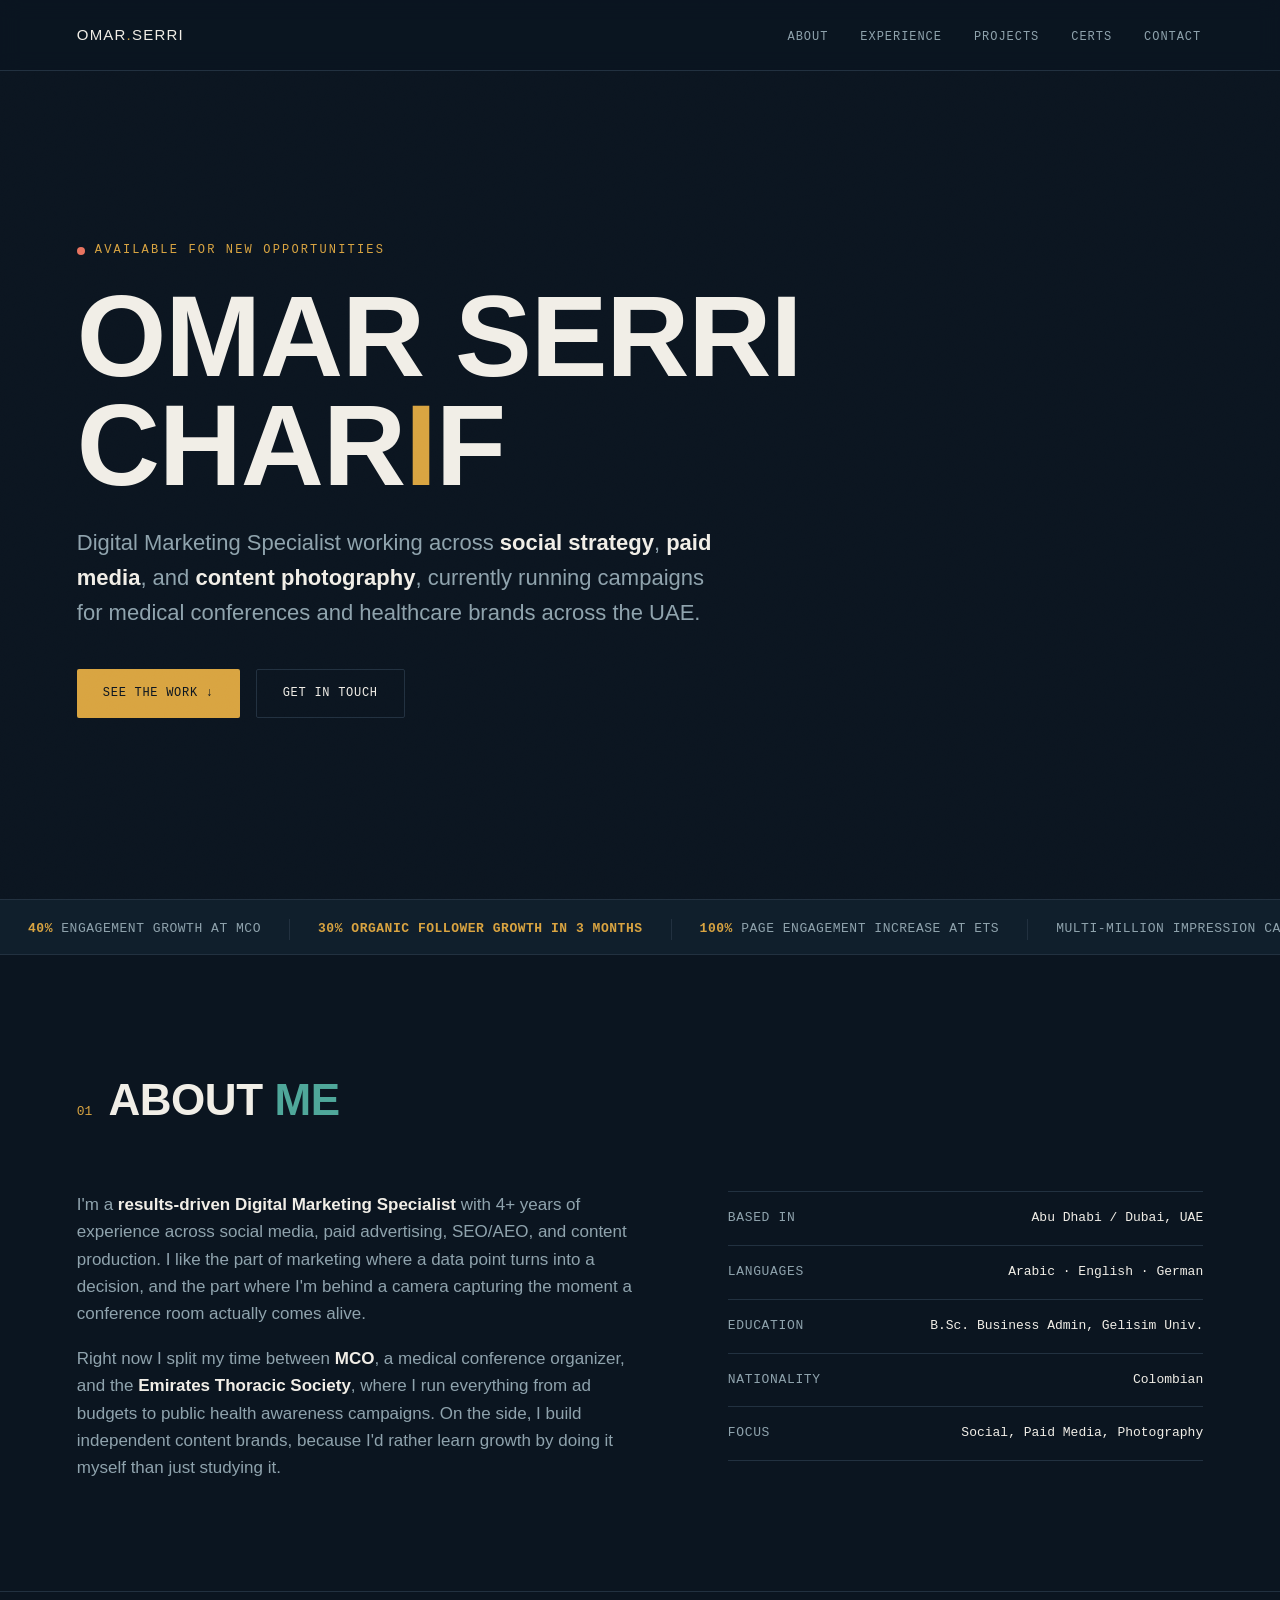
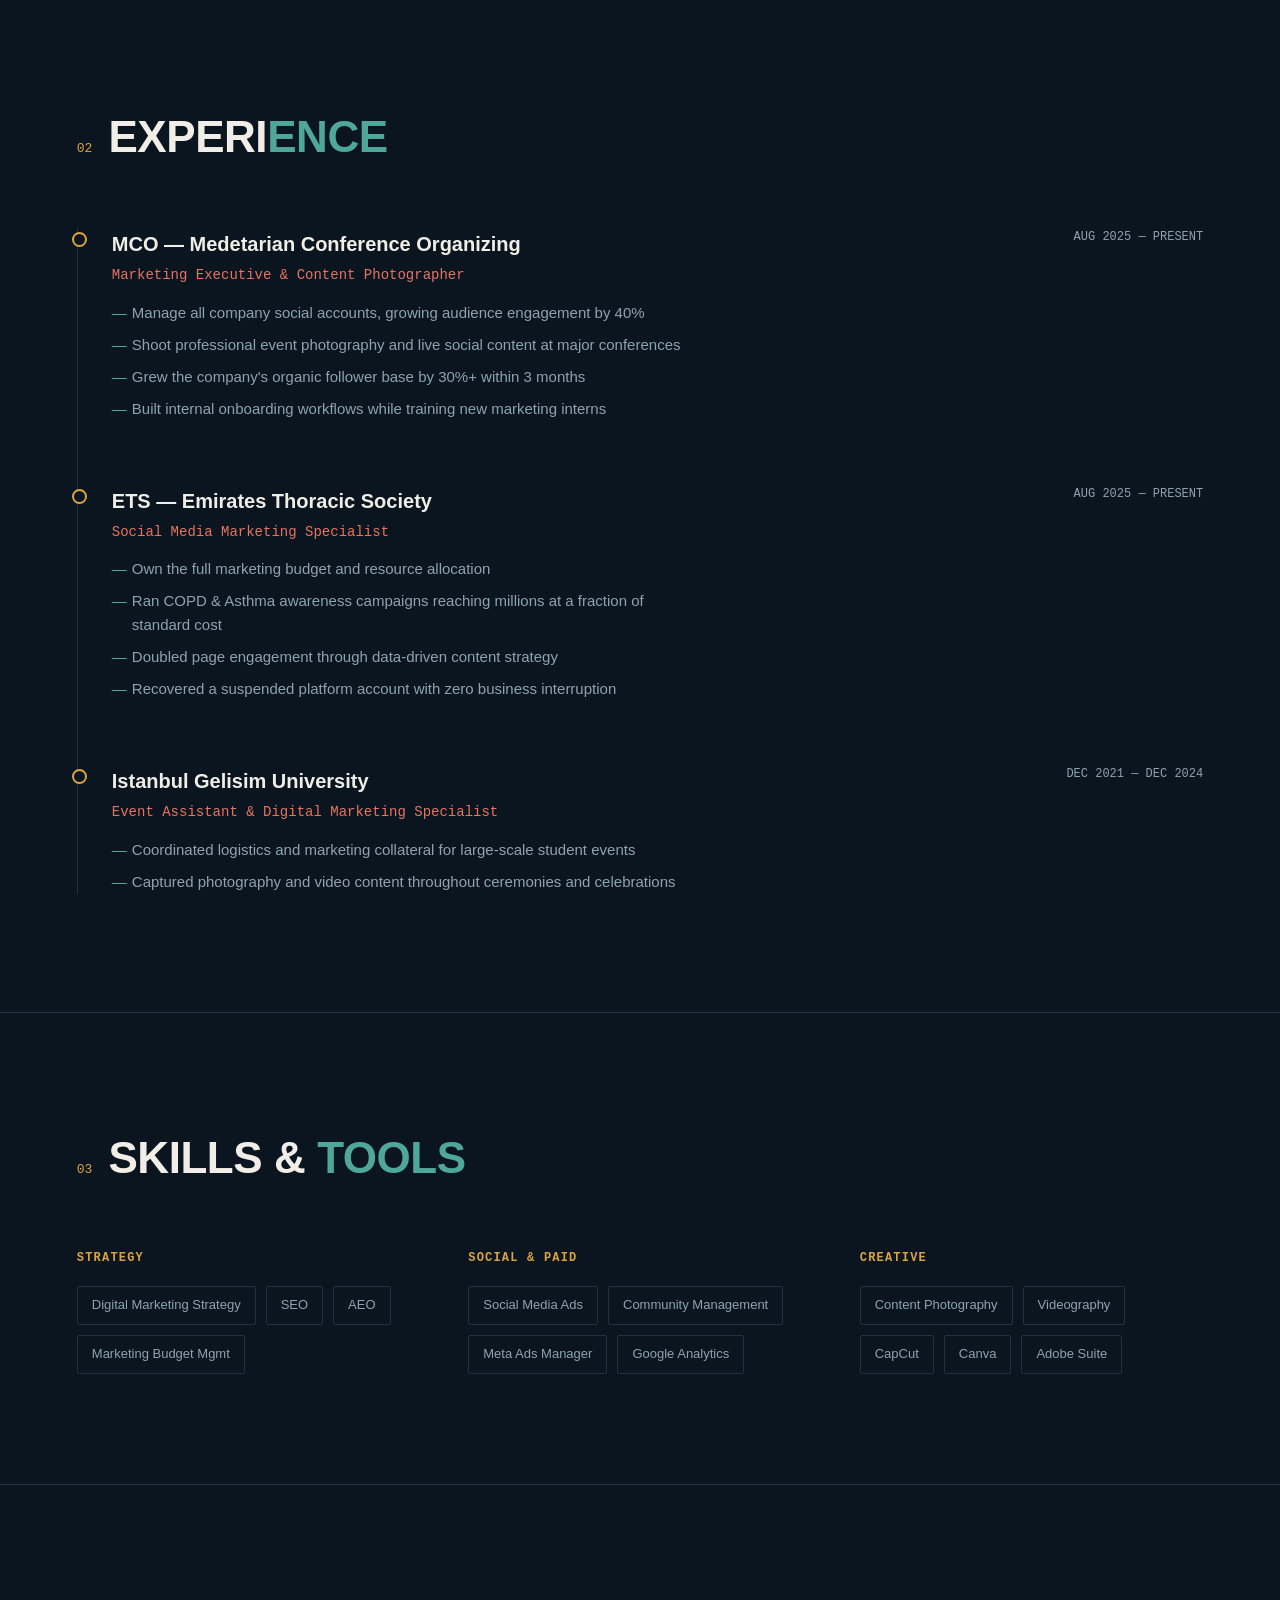
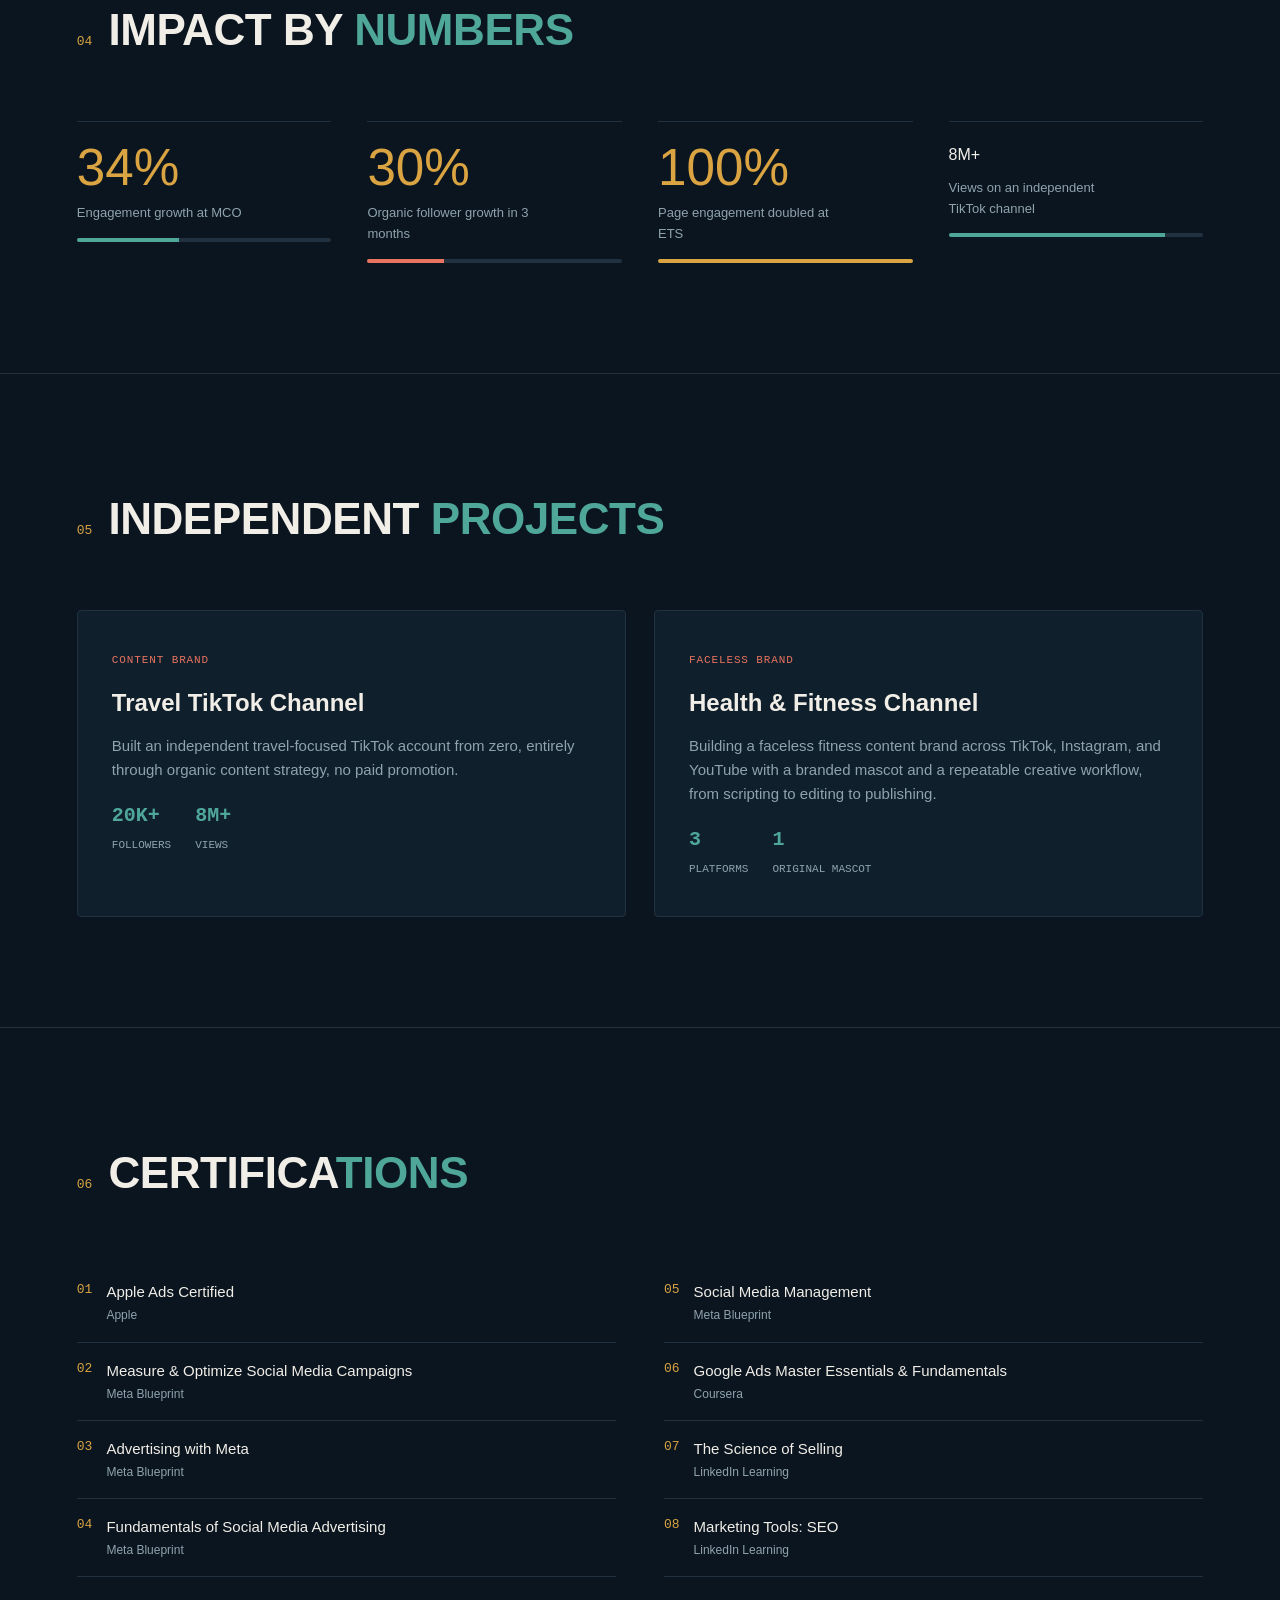
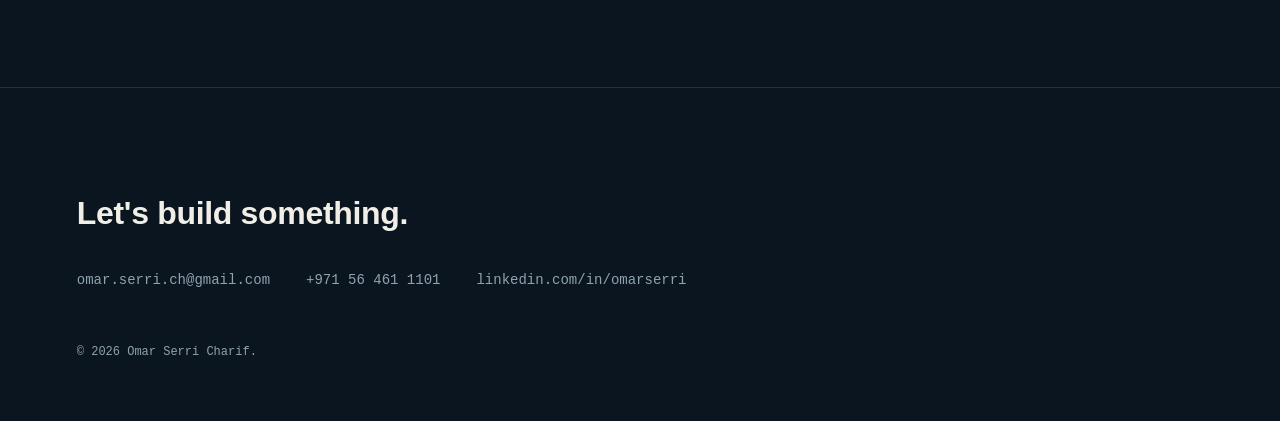
<file: index.html>
<!DOCTYPE html>
<html lang="en">
<head>
<meta charset="UTF-8">
<meta name="viewport" content="width=device-width, initial-scale=1.0">
<title>Omar Serri Charif — Digital Marketing Specialist</title>
<style>
  @font-face {
    font-family: 'system-display';
    src: local('Arial Black');
  }

  :root{
    --bg: #0B1520;
    --bg-panel: #101F2C;
    --bg-panel-2: #142534;
    --line: #223140;
    --text: #F1EEE7;
    --text-dim: #8FA3AD;
    --gold: #D9A441;
    --coral: #E8735F;
    --teal: #4FA79A;
  }

  *{ margin:0; padding:0; box-sizing:border-box; }

  html{ scroll-behavior:smooth; }

  @media (prefers-reduced-motion: reduce){
    html{ scroll-behavior:auto; }
    *{ animation-duration:0.001ms !important; animation-iteration-count:1 !important; transition-duration:0.001ms !important; }
  }

  body{
    background:var(--bg);
    color:var(--text);
    font-family:'Inter', -apple-system, BlinkMacSystemFont, 'Segoe UI', sans-serif;
    line-height:1.6;
    overflow-x:hidden;
  }

  .display{
    font-family:'Archivo Black','Arial Black',sans-serif;
    letter-spacing:-0.01em;
  }

  .mono{
    font-family:'IBM Plex Mono','Courier New',monospace;
  }

  a{ color:inherit; }

  ::selection{ background:var(--gold); color:var(--bg); }

  /* ---------- grain overlay ---------- */
  .grain{
    position:fixed; inset:0; pointer-events:none; z-index:1;
    opacity:0.035; mix-blend-mode:overlay;
    background-image:url("data:image/svg+xml,%3Csvg xmlns='http://www.w3.org/2000/svg' width='120' height='120'%3E%3Cfilter id='n'%3E%3CfeTurbulence type='fractalNoise' baseFrequency='0.9' numOctaves='2' stitchTiles='stitch'/%3E%3C/filter%3E%3Crect width='100%25' height='100%25' filter='url(%23n)'/%3E%3C/svg%3E");
  }

  /* ---------- nav ---------- */
  nav{
    position:fixed; top:0; left:0; right:0; z-index:100;
    display:flex; justify-content:space-between; align-items:center;
    padding:22px 6vw;
    background:rgba(11,21,32,0.72);
    backdrop-filter:blur(10px);
    border-bottom:1px solid var(--line);
  }
  nav .logo{ font-size:15px; letter-spacing:0.08em; }
  nav .logo span{ color:var(--gold); }
  nav ul{
    list-style:none; display:flex; gap:28px;
  }
  nav ul a{
    text-decoration:none; font-size:12px; letter-spacing:0.08em; text-transform:uppercase;
    color:var(--text-dim); font-family:'IBM Plex Mono',monospace;
    transition:color .2s ease;
    padding:4px 2px;
  }
  nav ul a:hover, nav ul a:focus-visible{ color:var(--gold); }
  nav ul a:focus-visible{ outline:1px solid var(--gold); outline-offset:4px; }
  .nav-toggle{ display:none; }

  @media (max-width:720px){
    nav ul{ gap:16px; }
    nav ul li:nth-child(4){ display:none; }
  }
  @media (max-width:560px){
    nav ul li:nth-child(3){ display:none; }
  }

  /* ---------- hero ---------- */
  header.hero{
    min-height:100vh;
    display:flex; flex-direction:column; justify-content:center;
    padding:120px 6vw 60px;
    position:relative;
    border-bottom:1px solid var(--line);
  }

  .eyebrow{
    font-family:'IBM Plex Mono',monospace;
    font-size:12px; letter-spacing:0.18em; text-transform:uppercase;
    color:var(--gold); margin-bottom:22px;
    display:flex; align-items:center; gap:10px;
  }
  .eyebrow::before{
    content:''; width:8px; height:8px; border-radius:50%;
    background:var(--coral);
    box-shadow:0 0 0 0 rgba(232,115,95,0.6);
    animation:pulse 2s infinite;
  }
  @keyframes pulse{
    0%{ box-shadow:0 0 0 0 rgba(232,115,95,0.5); }
    70%{ box-shadow:0 0 0 8px rgba(232,115,95,0); }
    100%{ box-shadow:0 0 0 0 rgba(232,115,95,0); }
  }

  h1.name{
    font-size:clamp(44px, 9vw, 118px);
    line-height:0.94;
    text-transform:uppercase;
  }
  h1.name .accent{ color:var(--gold); }

  .role-line{
    margin-top:26px;
    font-size:clamp(16px, 2.4vw, 22px);
    color:var(--text-dim);
    max-width:640px;
    font-weight:400;
  }
  .role-line strong{ color:var(--text); font-weight:600; }

  .hero-cta{
    margin-top:38px; display:flex; gap:16px; flex-wrap:wrap;
  }
  .btn{
    font-family:'IBM Plex Mono',monospace;
    font-size:12px; letter-spacing:0.06em; text-transform:uppercase;
    padding:14px 26px; border-radius:2px; text-decoration:none;
    display:inline-flex; align-items:center; gap:8px;
    transition:transform .2s ease, background .2s ease, color .2s ease;
  }
  .btn-solid{ background:var(--gold); color:var(--bg); }
  .btn-solid:hover{ transform:translateY(-2px); background:#ECB65B; }
  .btn-ghost{ border:1px solid var(--line); color:var(--text); }
  .btn-ghost:hover{ border-color:var(--gold); color:var(--gold); transform:translateY(-2px); }

  /* ---------- ticker ---------- */
  .ticker-wrap{
    border-bottom:1px solid var(--line);
    background:var(--bg-panel);
    overflow:hidden;
    white-space:nowrap;
    padding:14px 0;
  }
  .ticker{
    display:inline-flex;
    animation:scroll 32s linear infinite;
  }
  @media (prefers-reduced-motion: reduce){ .ticker{ animation:none; } }
  .ticker span{
    font-family:'IBM Plex Mono',monospace;
    font-size:13px; letter-spacing:0.04em;
    padding:0 28px;
    color:var(--text-dim);
    border-right:1px solid var(--line);
  }
  .ticker span b{ color:var(--gold); font-weight:600; }
  @keyframes scroll{
    0%{ transform:translateX(0); }
    100%{ transform:translateX(-50%); }
  }

  /* ---------- sections ---------- */
  section{
    padding:110px 6vw;
    border-bottom:1px solid var(--line);
    position:relative;
  }

  .section-head{
    display:flex; align-items:baseline; gap:16px; margin-bottom:56px;
    flex-wrap:wrap;
  }
  .section-num{
    font-family:'IBM Plex Mono',monospace;
    color:var(--gold); font-size:13px;
  }
  .section-title{
    font-size:clamp(28px,4vw,44px);
    text-transform:uppercase;
  }
  .section-title .accent{ color:var(--teal); }

  /* about */
  .about-grid{
    display:grid; grid-template-columns:1.1fr 0.9fr; gap:70px;
    align-items:start;
  }
  @media (max-width:860px){ .about-grid{ grid-template-columns:1fr; } }
  .about-grid p{ color:var(--text-dim); font-size:17px; max-width:60ch; }
  .about-grid p + p{ margin-top:18px; }
  .about-grid p strong{ color:var(--text); }

  .fact-list{ border-top:1px solid var(--line); }
  .fact{
    display:flex; justify-content:space-between; gap:20px;
    padding:16px 0; border-bottom:1px solid var(--line);
    font-family:'IBM Plex Mono',monospace; font-size:13px;
  }
  .fact span:first-child{ color:var(--text-dim); text-transform:uppercase; letter-spacing:0.05em; }
  .fact span:last-child{ color:var(--text); text-align:right; }

  /* timeline */
  .timeline{ border-left:1px solid var(--line); padding-left:34px; }
  .job{ position:relative; padding-bottom:56px; }
  .job:last-child{ padding-bottom:0; }
  .job::before{
    content:''; position:absolute; left:-40px; top:4px;
    width:11px; height:11px; border-radius:50%;
    background:var(--bg); border:2px solid var(--gold);
  }
  .job-head{
    display:flex; justify-content:space-between; gap:20px; flex-wrap:wrap;
    margin-bottom:10px;
  }
  .job-co{ font-size:20px; font-weight:700; }
  .job-role{ color:var(--coral); font-size:14px; font-family:'IBM Plex Mono',monospace; margin-top:4px;}
  .job-date{
    font-family:'IBM Plex Mono',monospace; font-size:12px; color:var(--text-dim);
    white-space:nowrap;
  }
  .job ul{ list-style:none; margin-top:14px; }
  .job li{
    color:var(--text-dim); font-size:15px; position:relative; padding-left:20px;
    margin-bottom:8px; max-width:70ch;
  }
  .job li::before{
    content:'—'; position:absolute; left:0; color:var(--teal);
  }

  /* skills */
  .skills-cols{ display:grid; grid-template-columns:repeat(3,1fr); gap:48px; }
  @media (max-width:860px){ .skills-cols{ grid-template-columns:1fr; gap:36px; } }
  .skill-group h4{
    font-family:'IBM Plex Mono',monospace; font-size:12px; letter-spacing:0.1em;
    text-transform:uppercase; color:var(--gold); margin-bottom:18px;
  }
  .tag-row{ display:flex; flex-wrap:wrap; gap:10px; }
  .tag{
    border:1px solid var(--line); padding:8px 14px; border-radius:2px;
    font-size:13px; color:var(--text-dim);
    transition:border-color .2s ease, color .2s ease;
  }
  .tag:hover{ border-color:var(--teal); color:var(--text); }

  /* metrics */
  .metrics{ display:grid; grid-template-columns:repeat(4,1fr); gap:36px; }
  @media (max-width:860px){ .metrics{ grid-template-columns:repeat(2,1fr); } }
  @media (max-width:480px){ .metrics{ grid-template-columns:1fr; } }
  .metric{ border-top:1px solid var(--line); padding-top:20px; }
  .metric-num{
    font-family:'Archivo Black','Arial Black',sans-serif;
    font-size:clamp(34px,4vw,52px);
    color:var(--gold);
    line-height:1;
  }
  .metric-label{
    color:var(--text-dim); font-size:13px; margin-top:10px; max-width:24ch;
  }
  .bar-track{
    margin-top:14px; height:4px; background:var(--line); border-radius:2px; overflow:hidden;
  }
  .bar-fill{
    height:100%; width:0%; background:var(--teal);
    transition:width 1.4s cubic-bezier(.2,.8,.2,1);
  }
  .bar-fill.coral{ background:var(--coral); }
  .bar-fill.gold{ background:var(--gold); }

  /* projects */
  .project-grid{ display:grid; grid-template-columns:repeat(2,1fr); gap:28px; }
  @media (max-width:860px){ .project-grid{ grid-template-columns:1fr; } }
  .project-card{
    background:var(--bg-panel); border:1px solid var(--line);
    padding:34px; border-radius:4px;
    transition:transform .25s ease, border-color .25s ease;
  }
  .project-card:hover{ transform:translateY(-4px); border-color:var(--gold); }
  .project-tag{
    font-family:'IBM Plex Mono',monospace; font-size:11px; letter-spacing:0.08em;
    text-transform:uppercase; color:var(--coral); margin-bottom:14px; display:inline-block;
  }
  .project-card h3{ font-size:24px; margin-bottom:12px; }
  .project-card p{ color:var(--text-dim); font-size:15px; margin-bottom:18px; }
  .project-stats{ display:flex; gap:24px; flex-wrap:wrap; }
  .project-stats div{ font-family:'IBM Plex Mono',monospace; }
  .project-stats b{ display:block; color:var(--teal); font-size:20px; }
  .project-stats span{ color:var(--text-dim); font-size:11px; text-transform:uppercase; }

  /* certifications */
  .cert-list{ columns:2; column-gap:48px; }
  @media (max-width:700px){ .cert-list{ columns:1; } }
  .cert-item{
    break-inside:avoid; display:flex; gap:14px; padding:16px 0;
    border-bottom:1px solid var(--line);
  }
  .cert-item .num{ font-family:'IBM Plex Mono',monospace; color:var(--gold); font-size:13px; }
  .cert-item .name{ font-size:15px; }
  .cert-item .issuer{ display:block; color:var(--text-dim); font-size:12px; margin-top:2px; }

  /* contact / footer */
  footer{
    padding:100px 6vw 60px;
    display:flex; flex-direction:column; align-items:flex-start; gap:30px;
  }
  footer h2{
    font-size:clamp(30px,6vw,64px); text-transform:uppercase;
  }
  footer h2 .accent{ color:var(--gold); }
  .contact-row{
    display:flex; gap:36px; flex-wrap:wrap;
    font-family:'IBM Plex Mono',monospace; font-size:14px;
  }
  .contact-row a{
    text-decoration:none; color:var(--text-dim); border-bottom:1px solid transparent;
    transition:color .2s ease, border-color .2s ease;
  }
  .contact-row a:hover, .contact-row a:focus-visible{ color:var(--gold); border-color:var(--gold); }
  .contact-row a:focus-visible{ outline:none; }
  .foot-note{
    color:var(--text-dim); font-size:12px; font-family:'IBM Plex Mono',monospace;
    margin-top:20px;
  }

  .reveal{
    opacity:0; transform:translateY(24px);
    transition:opacity .7s ease, transform .7s ease;
  }
  .reveal.in{ opacity:1; transform:translateY(0); }
</style>
</head>
<body>

<div class="grain" aria-hidden="true"></div>

<nav>
  <div class="logo">OMAR<span>.</span>SERRI</div>
  <ul>
    <li><a href="#about">About</a></li>
    <li><a href="#experience">Experience</a></li>
    <li><a href="#projects">Projects</a></li>
    <li><a href="#certifications">Certs</a></li>
    <li><a href="#contact">Contact</a></li>
  </ul>
</nav>

<header class="hero">
  <div class="eyebrow">Available for new opportunities</div>
  <h1 class="name display">Omar Serri<br>Char<span class="accent">i</span>f</h1>
  <p class="role-line">Digital Marketing Specialist working across <strong>social strategy</strong>, <strong>paid media</strong>, and <strong>content photography</strong>, currently running campaigns for medical conferences and healthcare brands across the UAE.</p>
  <div class="hero-cta">
    <a href="#experience" class="btn btn-solid">See the work ↓</a>
    <a href="#contact" class="btn btn-ghost">Get in touch</a>
  </div>
</header>

<div class="ticker-wrap" role="marquee" aria-label="Career highlights">
  <div class="ticker" id="ticker"></div>
</div>

<section id="about">
  <div class="section-head">
    <span class="section-num mono">01</span>
    <h1 class="section-title display">About <span class="accent">Me</span></h1>
  </div>
  <div class="about-grid">
    <div class="reveal">
      <p>I'm a <strong>results-driven Digital Marketing Specialist</strong> with 4+ years of experience across social media, paid advertising, SEO/AEO, and content production. I like the part of marketing where a data point turns into a decision, and the part where I'm behind a camera capturing the moment a conference room actually comes alive.</p>
      <p>Right now I split my time between <strong>MCO</strong>, a medical conference organizer, and the <strong>Emirates Thoracic Society</strong>, where I run everything from ad budgets to public health awareness campaigns. On the side, I build independent content brands, because I'd rather learn growth by doing it myself than just studying it.</p>
    </div>
    <div class="fact-list reveal">
      <div class="fact"><span>Based in</span><span>Abu Dhabi / Dubai, UAE</span></div>
      <div class="fact"><span>Languages</span><span>Arabic · English · German</span></div>
      <div class="fact"><span>Education</span><span>B.Sc. Business Admin, Gelisim Univ.</span></div>
      <div class="fact"><span>Nationality</span><span>Colombian</span></div>
      <div class="fact"><span>Focus</span><span>Social, Paid Media, Photography</span></div>
    </div>
  </div>
</section>

<section id="experience">
  <div class="section-head">
    <span class="section-num mono">02</span>
    <h1 class="section-title display">Experi<span class="accent">ence</span></h1>
  </div>
  <div class="timeline">
    <div class="job reveal">
      <div class="job-head">
        <div>
          <div class="job-co">MCO — Medetarian Conference Organizing</div>
          <div class="job-role">Marketing Executive &amp; Content Photographer</div>
        </div>
        <div class="job-date">AUG 2025 — PRESENT</div>
      </div>
      <ul>
        <li>Manage all company social accounts, growing audience engagement by 40%</li>
        <li>Shoot professional event photography and live social content at major conferences</li>
        <li>Grew the company's organic follower base by 30%+ within 3 months</li>
        <li>Built internal onboarding workflows while training new marketing interns</li>
      </ul>
    </div>
    <div class="job reveal">
      <div class="job-head">
        <div>
          <div class="job-co">ETS — Emirates Thoracic Society</div>
          <div class="job-role">Social Media Marketing Specialist</div>
        </div>
        <div class="job-date">AUG 2025 — PRESENT</div>
      </div>
      <ul>
        <li>Own the full marketing budget and resource allocation</li>
        <li>Ran COPD &amp; Asthma awareness campaigns reaching millions at a fraction of standard cost</li>
        <li>Doubled page engagement through data-driven content strategy</li>
        <li>Recovered a suspended platform account with zero business interruption</li>
      </ul>
    </div>
    <div class="job reveal">
      <div class="job-head">
        <div>
          <div class="job-co">Istanbul Gelisim University</div>
          <div class="job-role">Event Assistant &amp; Digital Marketing Specialist</div>
        </div>
        <div class="job-date">DEC 2021 — DEC 2024</div>
      </div>
      <ul>
        <li>Coordinated logistics and marketing collateral for large-scale student events</li>
        <li>Captured photography and video content throughout ceremonies and celebrations</li>
      </ul>
    </div>
  </div>
</section>

<section id="skills">
  <div class="section-head">
    <span class="section-num mono">03</span>
    <h1 class="section-title display">Skills &amp; <span class="accent">Tools</span></h1>
  </div>
  <div class="skills-cols">
    <div class="skill-group reveal">
      <h4>Strategy</h4>
      <div class="tag-row">
        <span class="tag">Digital Marketing Strategy</span>
        <span class="tag">SEO</span>
        <span class="tag">AEO</span>
        <span class="tag">Marketing Budget Mgmt</span>
      </div>
    </div>
    <div class="skill-group reveal">
      <h4>Social &amp; Paid</h4>
      <div class="tag-row">
        <span class="tag">Social Media Ads</span>
        <span class="tag">Community Management</span>
        <span class="tag">Meta Ads Manager</span>
        <span class="tag">Google Analytics</span>
      </div>
    </div>
    <div class="skill-group reveal">
      <h4>Creative</h4>
      <div class="tag-row">
        <span class="tag">Content Photography</span>
        <span class="tag">Videography</span>
        <span class="tag">CapCut</span>
        <span class="tag">Canva</span>
        <span class="tag">Adobe Suite</span>
      </div>
    </div>
  </div>
</section>

<section id="impact">
  <div class="section-head">
    <span class="section-num mono">04</span>
    <h1 class="section-title display">Impact by <span class="accent">Numbers</span></h1>
  </div>
  <div class="metrics">
    <div class="metric reveal">
      <div class="metric-num" data-target="40">0%</div>
      <div class="metric-label">Engagement growth at MCO</div>
      <div class="bar-track"><div class="bar-fill teal" data-width="40"></div></div>
    </div>
    <div class="metric reveal">
      <div class="metric-num" data-target="30">0%</div>
      <div class="metric-label">Organic follower growth in 3 months</div>
      <div class="bar-track"><div class="bar-fill coral" data-width="30"></div></div>
    </div>
    <div class="metric reveal">
      <div class="metric-num" data-target="100">0%</div>
      <div class="metric-label">Page engagement doubled at ETS</div>
      <div class="bar-track"><div class="bar-fill gold" data-width="100"></div></div>
    </div>
    <div class="metric reveal">
      <div class="metric-num-static">8M+</div>
      <div class="metric-label">Views on an independent TikTok channel</div>
      <div class="bar-track"><div class="bar-fill teal" data-width="85"></div></div>
    </div>
  </div>
</section>

<section id="projects">
  <div class="section-head">
    <span class="section-num mono">05</span>
    <h1 class="section-title display">Independent <span class="accent">Projects</span></h1>
  </div>
  <div class="project-grid">
    <div class="project-card reveal">
      <span class="project-tag">Content Brand</span>
      <h3>Travel TikTok Channel</h3>
      <p>Built an independent travel-focused TikTok account from zero, entirely through organic content strategy, no paid promotion.</p>
      <div class="project-stats">
        <div><b>20K+</b><span>Followers</span></div>
        <div><b>8M+</b><span>Views</span></div>
      </div>
    </div>
    <div class="project-card reveal">
      <span class="project-tag">Faceless Brand</span>
      <h3>Health &amp; Fitness Channel</h3>
      <p>Building a faceless fitness content brand across TikTok, Instagram, and YouTube with a branded mascot and a repeatable creative workflow, from scripting to editing to publishing.</p>
      <div class="project-stats">
        <div><b>3</b><span>Platforms</span></div>
        <div><b>1</b><span>Original mascot</span></div>
      </div>
    </div>
  </div>
</section>

<section id="certifications">
  <div class="section-head">
    <span class="section-num mono">06</span>
    <h1 class="section-title display">Certifica<span class="accent">tions</span></h1>
  </div>
  <div class="cert-list">
    <div class="cert-item reveal"><span class="num">01</span><span class="name">Apple Ads Certified<span class="issuer">Apple</span></span></div>
    <div class="cert-item reveal"><span class="num">02</span><span class="name">Measure &amp; Optimize Social Media Campaigns<span class="issuer">Meta Blueprint</span></span></div>
    <div class="cert-item reveal"><span class="num">03</span><span class="name">Advertising with Meta<span class="issuer">Meta Blueprint</span></span></div>
    <div class="cert-item reveal"><span class="num">04</span><span class="name">Fundamentals of Social Media Advertising<span class="issuer">Meta Blueprint</span></span></div>
    <div class="cert-item reveal"><span class="num">05</span><span class="name">Social Media Management<span class="issuer">Meta Blueprint</span></span></div>
    <div class="cert-item reveal"><span class="num">06</span><span class="name">Google Ads Master Essentials &amp; Fundamentals<span class="issuer">Coursera</span></span></div>
    <div class="cert-item reveal"><span class="num">07</span><span class="name">The Science of Selling<span class="issuer">LinkedIn Learning</span></span></div>
    <div class="cert-item reveal"><span class="num">08</span><span class="name">Marketing Tools: SEO<span class="issuer">LinkedIn Learning</span></span></div>
  </div>
</section>

<footer id="contact">
  <h1 class="display">Let's build <span class="accent">something.</span></h1>
  <div class="contact-row">
    <a href="mailto:omar.serri.ch@gmail.com">omar.serri.ch@gmail.com</a>
    <a href="tel:+971564611101">+971 56 461 1101</a>
    <a href="https://linkedin.com/in/omarserri" target="_blank" rel="noopener">linkedin.com/in/omarserri</a>
  </div>
  <div class="foot-note">© 2026 Omar Serri Charif.</div>
</footer>

<script>
  // scroll reveal
  const revealEls = document.querySelectorAll('.reveal');
  const io = new IntersectionObserver((entries)=>{
    entries.forEach(e=>{
      if(e.isIntersecting){
        e.target.classList.add('in');
        io.unobserve(e.target);
      }
    });
  }, { threshold: 0.15 });
  revealEls.forEach(el=>io.observe(el));

  // animated bars + counters
  const metrics = document.querySelectorAll('.metric');
  const mio = new IntersectionObserver((entries)=>{
    entries.forEach(e=>{
      if(!e.isIntersecting) return;
      const bar = e.target.querySelector('.bar-fill');
      if(bar){ bar.style.width = bar.dataset.width + '%'; }
      const numEl = e.target.querySelector('.metric-num');
      if(numEl){
        const target = parseInt(numEl.dataset.target, 10);
        let current = 0;
        const step = Math.max(1, Math.round(target/40));
        const timer = setInterval(()=>{
          current += step;
          if(current >= target){ current = target; clearInterval(timer); }
          numEl.textContent = current + '%';
        }, 25);
      }
      mio.unobserve(e.target);
    });
  }, { threshold: 0.4 });
  metrics.forEach(m=>mio.observe(m));

  // ticker content (duplicated for seamless loop)
  const tickerItems = [
    '40% ENGAGEMENT GROWTH AT MCO',
    '30% ORGANIC FOLLOWER GROWTH IN 3 MONTHS',
    '100% PAGE ENGAGEMENT INCREASE AT ETS',
    'MULTI-MILLION IMPRESSION CAMPAIGNS AT A FRACTION OF STANDARD COST',
    '20K+ FOLLOWERS · 8M+ VIEWS ON AN INDEPENDENT TIKTOK CHANNEL',
    'SUSPENDED ACCOUNT RECOVERED WITH ZERO BUSINESS INTERRUPTION'
  ];
  const ticker = document.getElementById('ticker');
  const build = () => tickerItems.map(t=>{
    const parts = t.split(/(\d+%|\d+K\+|\d+M\+)/);
    return '<span>' + parts.map(p=> /\d/.test(p) ? '<b>'+p+'</b>' : p).join('') + '</span>';
  }).join('');
  ticker.innerHTML = build() + build();
</script>

</body>
</html>
</file>
